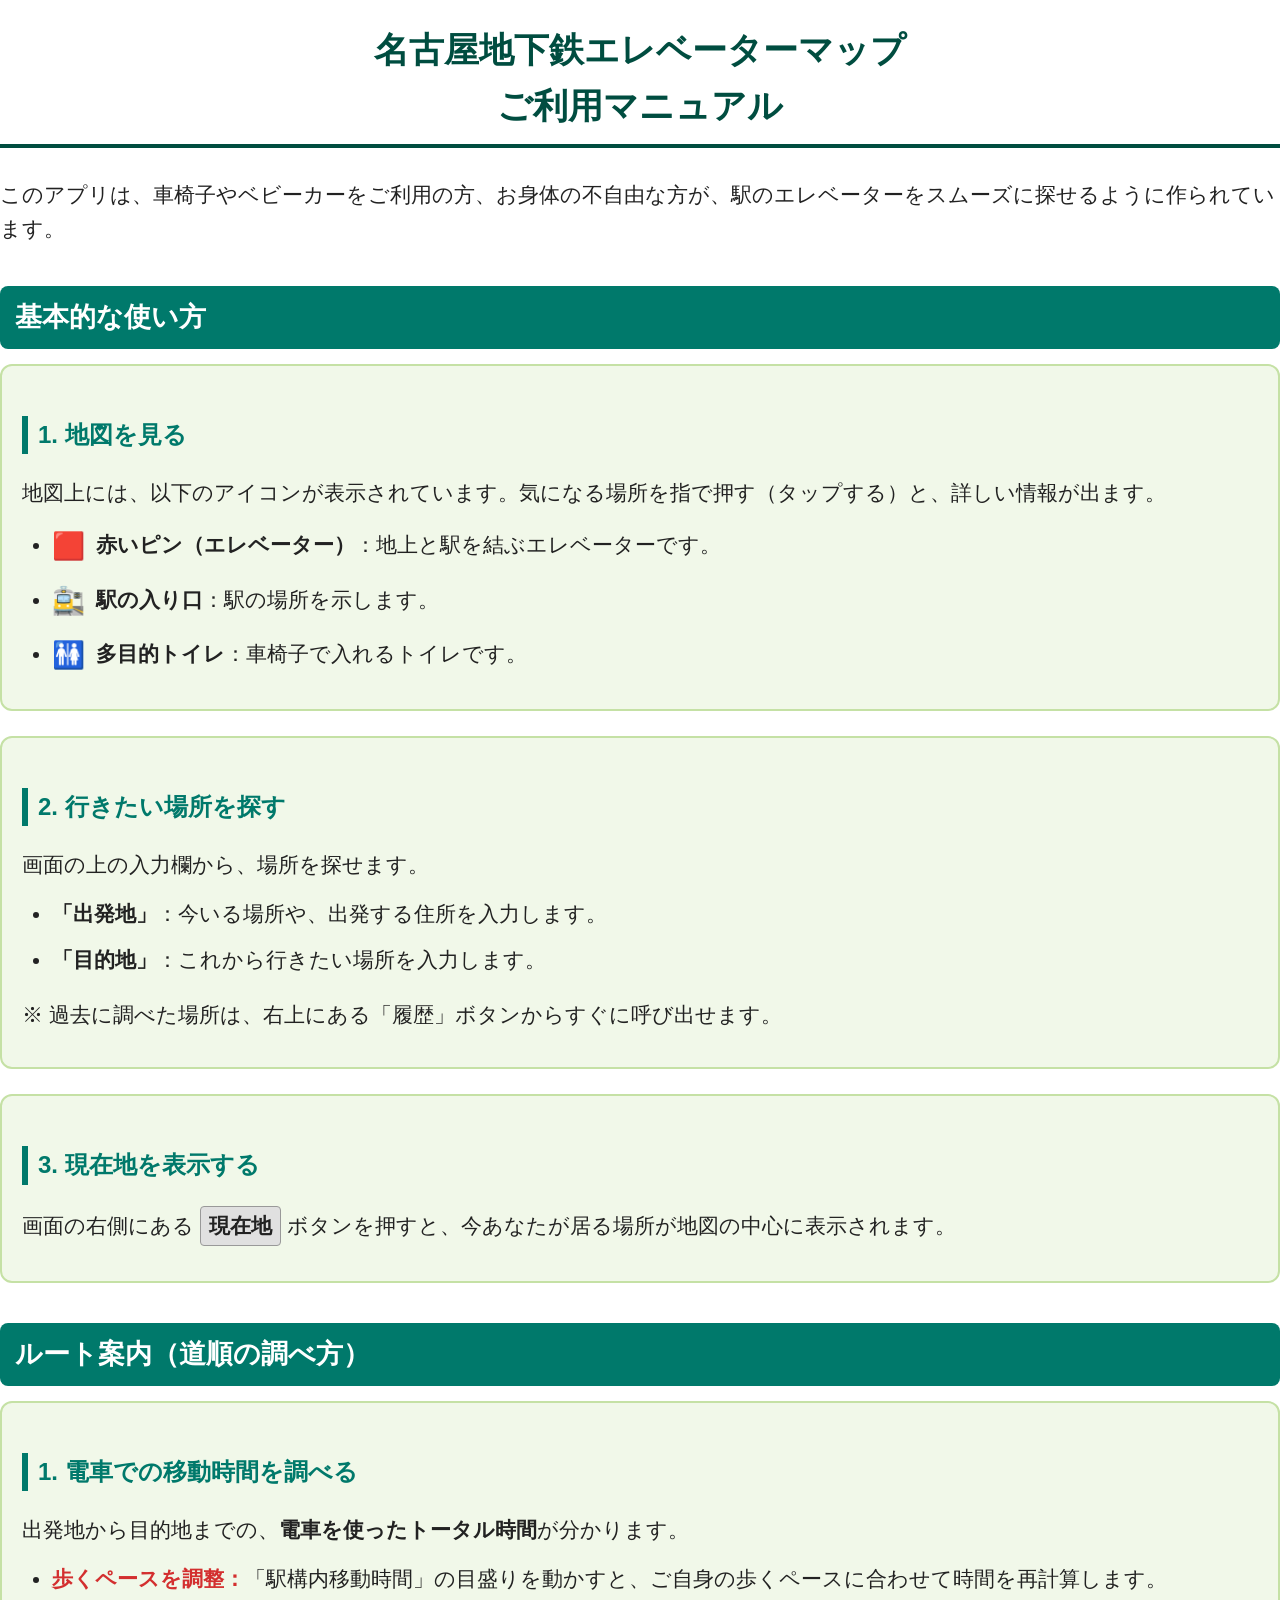
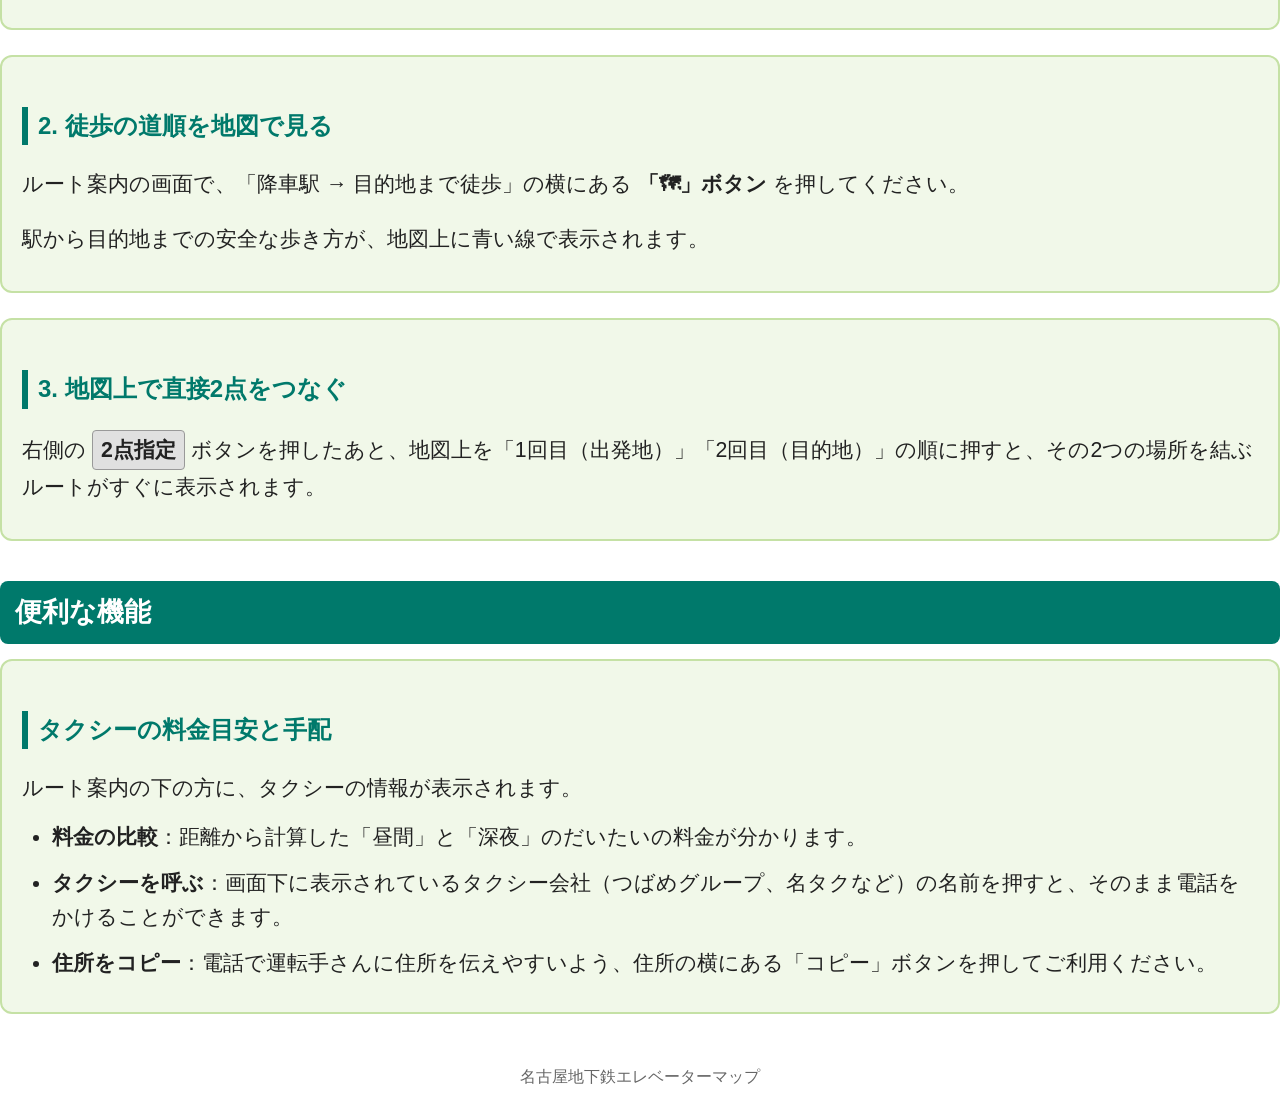
<file: manual.html>
<!DOCTYPE html>
<html lang="ja">
<head>
    <meta charset="UTF-8">
    <title>名古屋地下鉄エレベーターマップ 使い方</title>
    <style>
        /* 印刷・PDF向けのスタイル設定 */
        @page {
            size: A4 portrait;
            margin: 20mm;
        }
        body {
            /* 高齢者が見やすいユニバーサルデザインフォントを指定 */
            font-family: 'BIZ UDPGothic', 'Noto Sans JP', 'Meiryo', sans-serif;
            font-size: 16pt;
            line-height: 1.6;
            color: #222;
            background-color: #fff;
            margin: 0;
            padding: 0;
        }
        h1 {
            text-align: center;
            font-size: 26pt;
            color: #004d40;
            border-bottom: 4px solid #004d40;
            padding-bottom: 10px;
            margin-bottom: 30px;
        }
        h2 {
            font-size: 20pt;
            color: #fff;
            background-color: #00796b;
            padding: 10px 15px;
            border-radius: 8px;
            margin-top: 40px;
            margin-bottom: 15px;
        }
        h3 {
            font-size: 18pt;
            color: #00796b;
            border-left: 6px solid #00796b;
            padding-left: 10px;
            margin-top: 30px;
            margin-bottom: 10px;
        }
        p {
            margin-bottom: 15px;
        }
        .step-box {
            background-color: #f1f8e9;
            border: 2px solid #c5e1a5;
            padding: 20px;
            border-radius: 12px;
            margin-bottom: 25px;
            page-break-inside: avoid;
        }
        ul {
            margin: 0;
            padding-left: 30px;
        }
        li {
            margin-bottom: 12px;
        }
        .highlight {
            font-weight: bold;
            color: #d32f2f;
        }
        .icon {
            font-size: 20pt;
            vertical-align: middle;
            margin-right: 5px;
        }
        .btn-style {
            display: inline-block;
            background-color: #e0e0e0;
            border: 1px solid #999;
            padding: 2px 8px;
            border-radius: 4px;
            font-weight: bold;
        }
        .page-break {
            page-break-before: always;
        }
        .footer {
            text-align: center;
            font-size: 12pt;
            color: #666;
            margin-top: 50px;
        }
    </style>
</head>
<body>

    <h1>名古屋地下鉄エレベーターマップ<br>ご利用マニュアル</h1>
    <p>このアプリは、車椅子やベビーカーをご利用の方、お身体の不自由な方が、駅のエレベーターをスムーズに探せるように作られています。</p>

    <h2>基本的な使い方</h2>

    <div class="step-box">
        <h3>1. 地図を見る</h3>
        <p>地図上には、以下のアイコンが表示されています。気になる場所を指で押す（タップする）と、詳しい情報が出ます。</p>
        <ul>
            <li><span class="icon">🟥</span> <strong>赤いピン（エレベーター）</strong>：地上と駅を結ぶエレベーターです。</li>
            <li><span class="icon">🚉</span> <strong>駅の入り口</strong>：駅の場所を示します。</li>
            <li><span class="icon">🚻</span> <strong>多目的トイレ</strong>：車椅子で入れるトイレです。</li>
        </ul>
    </div>

    <div class="step-box">
        <h3>2. 行きたい場所を探す</h3>
        <p>画面の上の入力欄から、場所を探せます。</p>
        <ul>
            <li><strong>「出発地」</strong>：今いる場所や、出発する住所を入力します。</li>
            <li><strong>「目的地」</strong>：これから行きたい場所を入力します。</li>
        </ul>
        <p>※ 過去に調べた場所は、右上にある「履歴」ボタンからすぐに呼び出せます。</p>
    </div>

    <div class="step-box">
        <h3>3. 現在地を表示する</h3>
        <p>画面の右側にある <span class="btn-style">現在地</span> ボタンを押すと、今あなたが居る場所が地図の中心に表示されます。</p>
    </div>

    <!-- ここで改ページ -->
    <div class="page-break"></div>

    <h2>ルート案内（道順の調べ方）</h2>

    <div class="step-box">
        <h3>1. 電車での移動時間を調べる</h3>
        <p>出発地から目的地までの、<strong>電車を使ったトータル時間</strong>が分かります。</p>
        <ul>
            <li><span class="highlight">歩くペースを調整：</span>「駅構内移動時間」の目盛りを動かすと、ご自身の歩くペースに合わせて時間を再計算します。</li>
        </ul>
    </div>

    <div class="step-box">
        <h3>2. 徒歩の道順を地図で見る</h3>
        <p>ルート案内の画面で、「降車駅 → 目的地まで徒歩」の横にある <strong>「🗺」ボタン</strong> を押してください。</p>
        <p>駅から目的地までの安全な歩き方が、地図上に青い線で表示されます。</p>
    </div>

    <div class="step-box">
        <h3>3. 地図上で直接2点をつなぐ</h3>
        <p>右側の <span class="btn-style">2点指定</span> ボタンを押したあと、地図上を「1回目（出発地）」「2回目（目的地）」の順に押すと、その2つの場所を結ぶルートがすぐに表示されます。</p>
    </div>

    <h2>便利な機能</h2>

    <div class="step-box">
        <h3>タクシーの料金目安と手配</h3>
        <p>ルート案内の下の方に、タクシーの情報が表示されます。</p>
        <ul>
            <li><strong>料金の比較</strong>：距離から計算した「昼間」と「深夜」のだいたいの料金が分かります。</li>
            <li><strong>タクシーを呼ぶ</strong>：画面下に表示されているタクシー会社（つばめグループ、名タクなど）の名前を押すと、そのまま電話をかけることができます。</li>
            <li><strong>住所をコピー</strong>：電話で運転手さんに住所を伝えやすいよう、住所の横にある「コピー」ボタンを押してご利用ください。</li>
        </ul>
    </div>

    <div class="footer">
        <p>名古屋地下鉄エレベーターマップ</p>
    </div>

</body>
</html>
</file>
